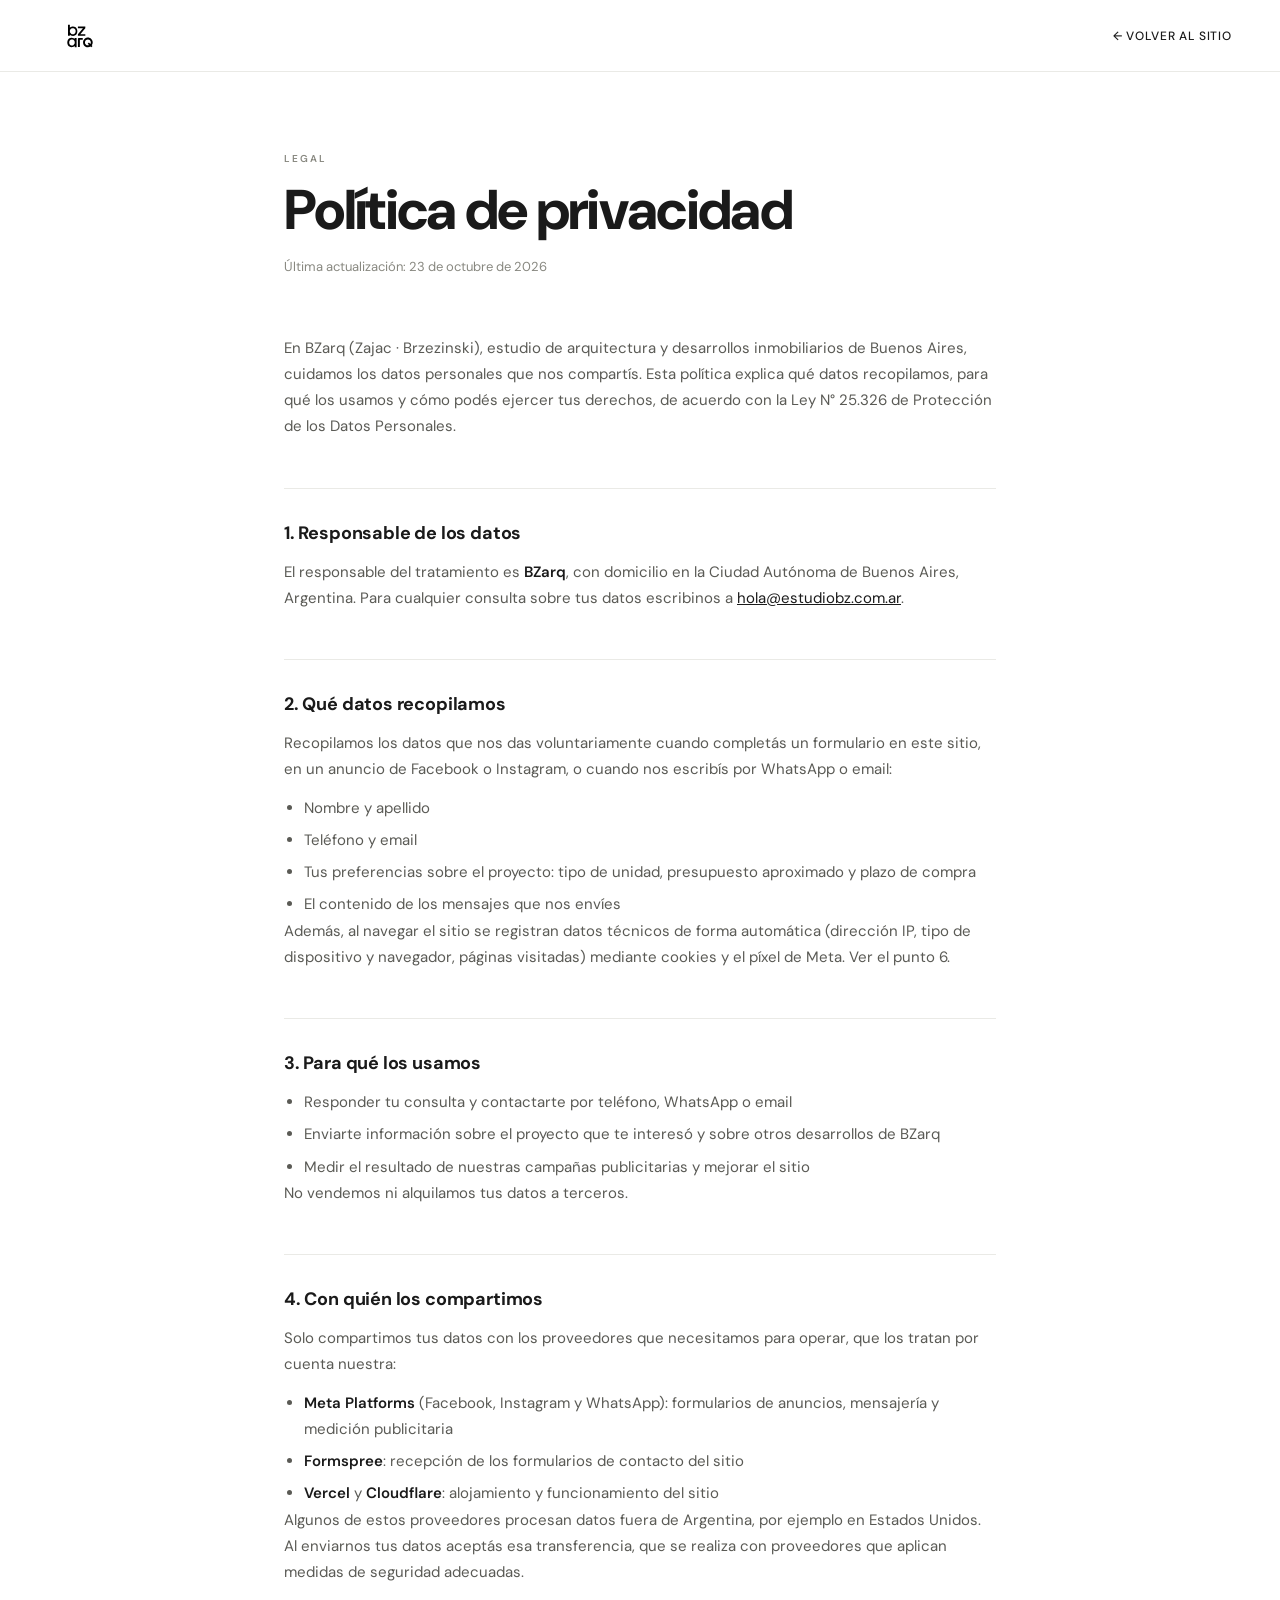
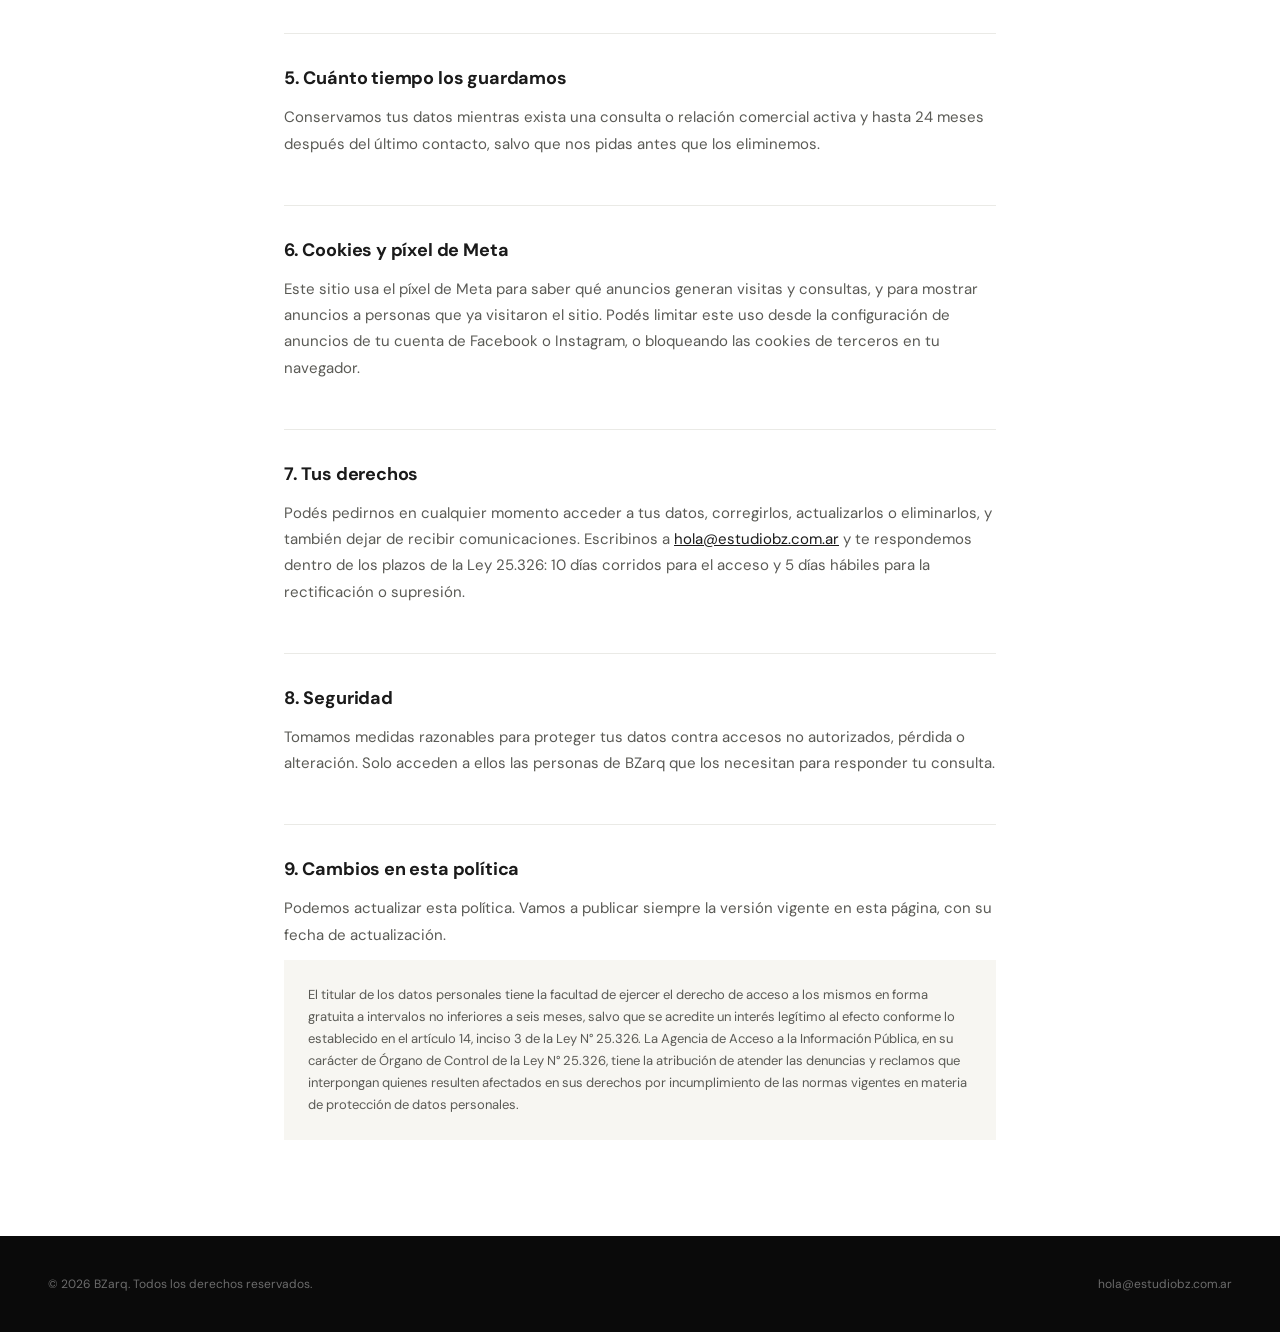
<file: privacidad.html>
<!DOCTYPE html>
<html lang="es-AR">
<head>
<meta charset="UTF-8">
<meta name="viewport" content="width=device-width, initial-scale=1.0">
<title>Política de privacidad — BZarq</title>
<meta name="description" content="Política de privacidad de BZarq: qué datos personales recopilamos, para qué los usamos y cómo ejercer tus derechos según la Ley 25.326.">
<meta name="robots" content="index, follow">
<link rel="canonical" href="https://www.estudiobz.com.ar/privacidad.html">
<link rel="icon" type="image/svg+xml" href="assets/BZARQ_Logo_Negro.svg">
<link rel="preconnect" href="https://fonts.googleapis.com">
<link href="https://fonts.googleapis.com/css2?family=DM+Sans:opsz,wght@9..40,300;9..40,400;9..40,500;9..40,600;9..40,700&family=Cormorant+Garamond:ital,wght@1,300;1,400&display=swap" rel="stylesheet">
<style>
*, *::before, *::after { margin: 0; padding: 0; box-sizing: border-box; }
:root {
  --black: #0A0A0A; --ink: #1A1A1A; --white: #FFFFFF;
  --offwhite: #F7F6F2; --g100: #EAEAE6; --g200: #D4D4CE;
  --g400: #888880; --g500: #5A5A55;
  --sans: 'DM Sans', 'Helvetica Neue', Arial, sans-serif;
  --serif: 'Cormorant Garamond', Georgia, serif;
}
body { font-family: var(--sans); background: var(--white); color: var(--ink); }

/* NAV */
.pnav { height: 72px; display: flex; align-items: center; justify-content: space-between; padding: 0 48px; border-bottom: 1px solid var(--g100); }
.pnav img { height: 36px; display: block; }
.pnav a.back { font-size: 12px; font-weight: 500; letter-spacing: 0.07em; text-transform: uppercase; text-decoration: none; color: var(--ink); }

/* CONTENT */
.doc { max-width: 760px; margin: 0 auto; padding: 80px 24px 96px; }
.lbl { font-size: 10px; font-weight: 600; letter-spacing: 0.2em; text-transform: uppercase; color: var(--g400); margin-bottom: 16px; display: block; }
.doc h1 { font-size: clamp(36px, 5vw, 56px); font-weight: 800; letter-spacing: -0.03em; line-height: 1.05; margin-bottom: 16px; }
.doc .upd { font-size: 13px; color: var(--g400); margin-bottom: 56px; }
.doc h2 { font-size: 18px; font-weight: 700; letter-spacing: -0.01em; margin: 48px 0 14px; padding-top: 32px; border-top: 1px solid var(--g100); }
.doc p, .doc li { font-size: 15px; line-height: 1.75; color: var(--g500); }
.doc p + p { margin-top: 12px; }
.doc ul { margin: 12px 0 0 20px; }
.doc li + li { margin-top: 6px; }
.doc strong { color: var(--ink); font-weight: 600; }
.doc a { color: var(--ink); }
.legal { margin-top: 48px; padding: 24px; background: var(--offwhite); font-size: 13px !important; line-height: 1.7 !important; }

/* FOOTER */
footer { background: var(--black); padding: 40px 48px; display: flex; justify-content: space-between; align-items: center; flex-wrap: wrap; gap: 16px; }
footer span, footer a { font-size: 12px; color: rgba(255,255,255,0.4); text-decoration: none; }

@media (max-width: 640px) {
  .pnav { padding: 0 20px; }
  .doc { padding: 56px 20px 72px; }
  footer { padding: 32px 20px; }
}
</style>
</head>
<body>

<nav class="pnav">
  <a href="/"><img src="assets/BZARQ_Logo_Negro.svg" alt="BZarq"></a>
  <a class="back" href="/">← Volver al sitio</a>
</nav>

<main class="doc">
  <span class="lbl">Legal</span>
  <h1>Política de privacidad</h1>
  <p class="upd">Última actualización: 23 de octubre de 2026</p>

  <p>En BZarq (Zajac · Brzezinski), estudio de arquitectura y desarrollos inmobiliarios de Buenos Aires, cuidamos los datos personales que nos compartís. Esta política explica qué datos recopilamos, para qué los usamos y cómo podés ejercer tus derechos, de acuerdo con la Ley N° 25.326 de Protección de los Datos Personales.</p>

  <h2>1. Responsable de los datos</h2>
  <p>El responsable del tratamiento es <strong>BZarq</strong>, con domicilio en la Ciudad Autónoma de Buenos Aires, Argentina. Para cualquier consulta sobre tus datos escribinos a <a href="mailto:hola@estudiobz.com.ar">hola@estudiobz.com.ar</a>.</p>

  <h2>2. Qué datos recopilamos</h2>
  <p>Recopilamos los datos que nos das voluntariamente cuando completás un formulario en este sitio, en un anuncio de Facebook o Instagram, o cuando nos escribís por WhatsApp o email:</p>
  <ul>
    <li>Nombre y apellido</li>
    <li>Teléfono y email</li>
    <li>Tus preferencias sobre el proyecto: tipo de unidad, presupuesto aproximado y plazo de compra</li>
    <li>El contenido de los mensajes que nos envíes</li>
  </ul>
  <p>Además, al navegar el sitio se registran datos técnicos de forma automática (dirección IP, tipo de dispositivo y navegador, páginas visitadas) mediante cookies y el píxel de Meta. Ver el punto 6.</p>

  <h2>3. Para qué los usamos</h2>
  <ul>
    <li>Responder tu consulta y contactarte por teléfono, WhatsApp o email</li>
    <li>Enviarte información sobre el proyecto que te interesó y sobre otros desarrollos de BZarq</li>
    <li>Medir el resultado de nuestras campañas publicitarias y mejorar el sitio</li>
  </ul>
  <p>No vendemos ni alquilamos tus datos a terceros.</p>

  <h2>4. Con quién los compartimos</h2>
  <p>Solo compartimos tus datos con los proveedores que necesitamos para operar, que los tratan por cuenta nuestra:</p>
  <ul>
    <li><strong>Meta Platforms</strong> (Facebook, Instagram y WhatsApp): formularios de anuncios, mensajería y medición publicitaria</li>
    <li><strong>Formspree</strong>: recepción de los formularios de contacto del sitio</li>
    <li><strong>Vercel</strong> y <strong>Cloudflare</strong>: alojamiento y funcionamiento del sitio</li>
  </ul>
  <p>Algunos de estos proveedores procesan datos fuera de Argentina, por ejemplo en Estados Unidos. Al enviarnos tus datos aceptás esa transferencia, que se realiza con proveedores que aplican medidas de seguridad adecuadas.</p>

  <h2>5. Cuánto tiempo los guardamos</h2>
  <p>Conservamos tus datos mientras exista una consulta o relación comercial activa y hasta 24 meses después del último contacto, salvo que nos pidas antes que los eliminemos.</p>

  <h2>6. Cookies y píxel de Meta</h2>
  <p>Este sitio usa el píxel de Meta para saber qué anuncios generan visitas y consultas, y para mostrar anuncios a personas que ya visitaron el sitio. Podés limitar este uso desde la configuración de anuncios de tu cuenta de Facebook o Instagram, o bloqueando las cookies de terceros en tu navegador.</p>

  <h2>7. Tus derechos</h2>
  <p>Podés pedirnos en cualquier momento acceder a tus datos, corregirlos, actualizarlos o eliminarlos, y también dejar de recibir comunicaciones. Escribinos a <a href="mailto:hola@estudiobz.com.ar">hola@estudiobz.com.ar</a> y te respondemos dentro de los plazos de la Ley 25.326: 10 días corridos para el acceso y 5 días hábiles para la rectificación o supresión.</p>

  <h2>8. Seguridad</h2>
  <p>Tomamos medidas razonables para proteger tus datos contra accesos no autorizados, pérdida o alteración. Solo acceden a ellos las personas de BZarq que los necesitan para responder tu consulta.</p>

  <h2>9. Cambios en esta política</h2>
  <p>Podemos actualizar esta política. Vamos a publicar siempre la versión vigente en esta página, con su fecha de actualización.</p>

  <p class="legal">El titular de los datos personales tiene la facultad de ejercer el derecho de acceso a los mismos en forma gratuita a intervalos no inferiores a seis meses, salvo que se acredite un interés legítimo al efecto conforme lo establecido en el artículo 14, inciso 3 de la Ley N° 25.326. La Agencia de Acceso a la Información Pública, en su carácter de Órgano de Control de la Ley N° 25.326, tiene la atribución de atender las denuncias y reclamos que interpongan quienes resulten afectados en sus derechos por incumplimiento de las normas vigentes en materia de protección de datos personales.</p>
</main>

<footer>
  <span>© 2026 BZarq. Todos los derechos reservados.</span>
  <a href="mailto:hola@estudiobz.com.ar">hola@estudiobz.com.ar</a>
</footer>

</body>
</html>
</file>
